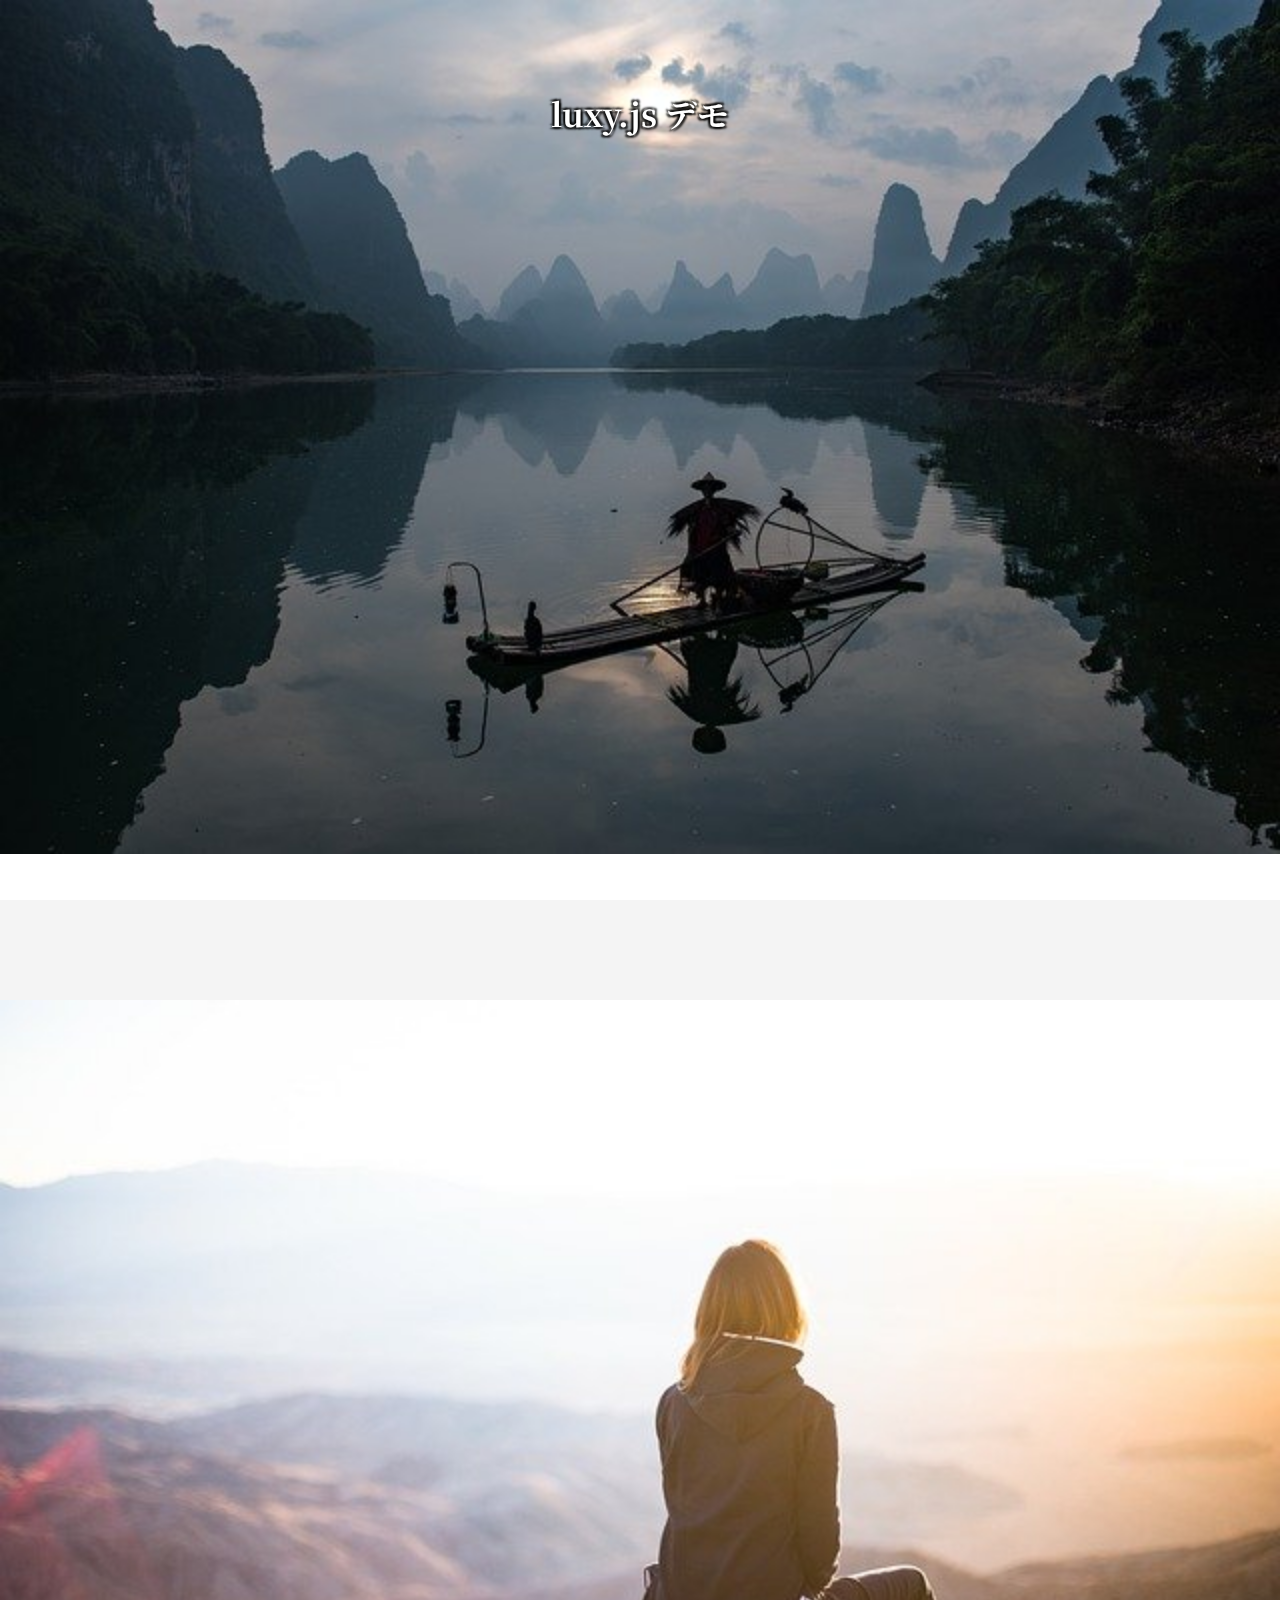
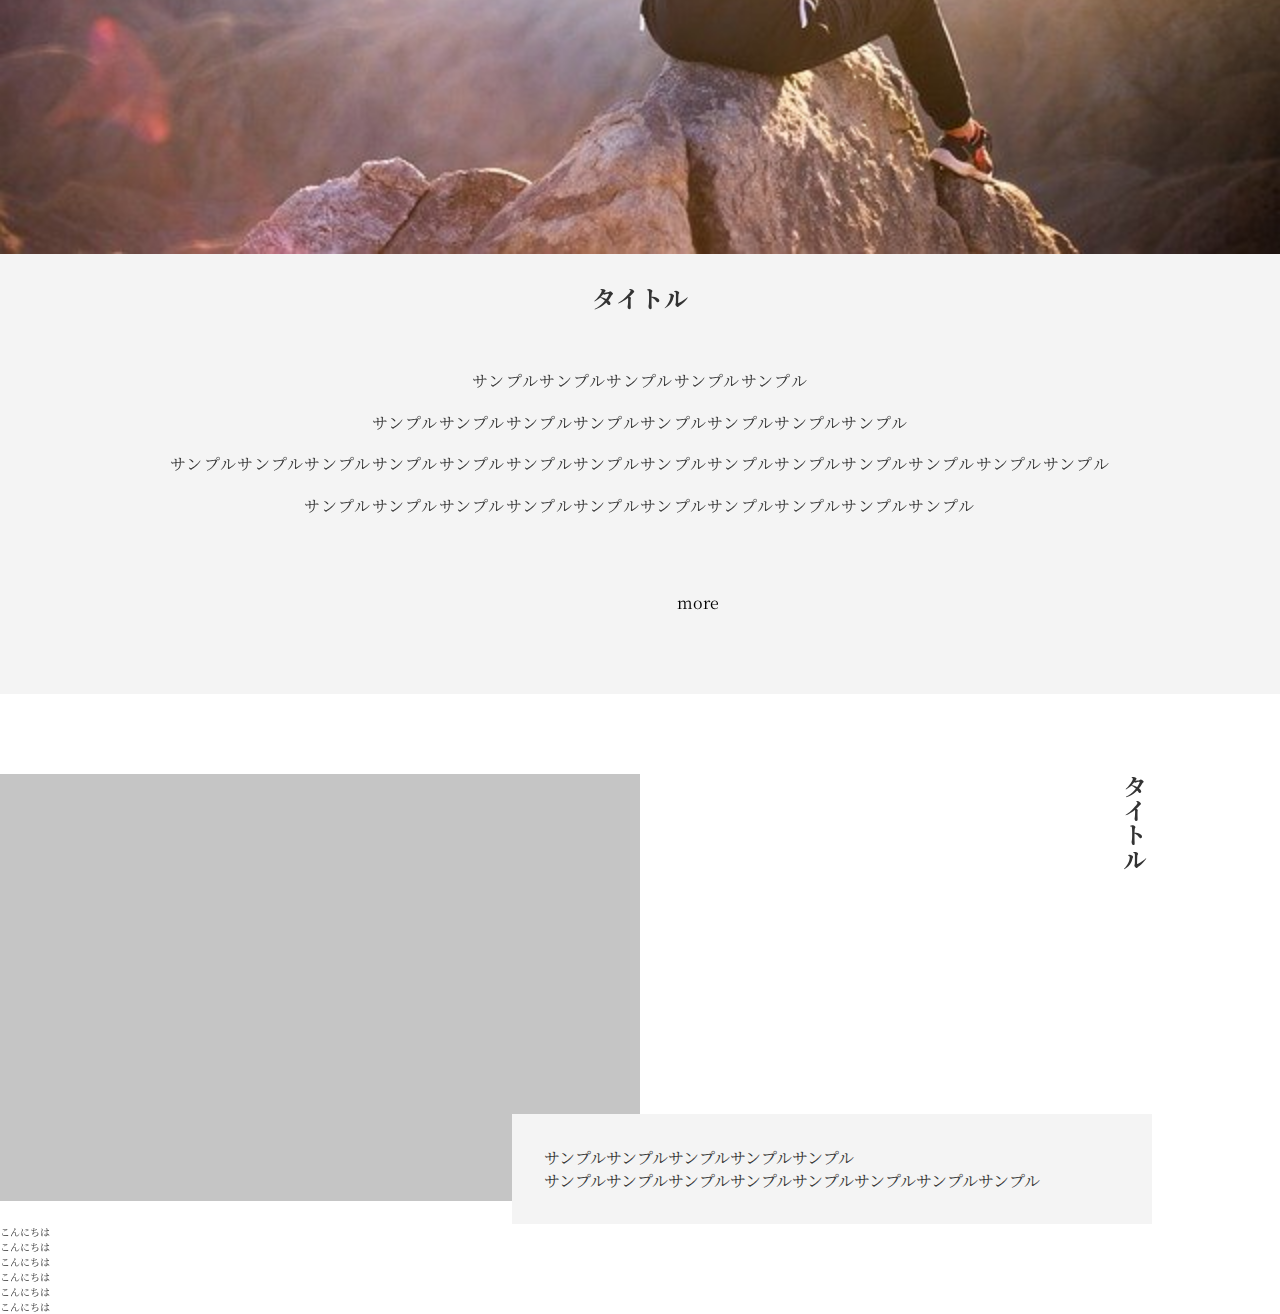
<file: parallax/luxy/index.html>
<!DOCTYPE html>
<html lang="ja">

<head>
	<meta charset="UTF-8">
	<meta name="viewport" content="width=device-width, initial-scale=1.0">
	<meta name="keywords" content="">
	<meta name="description" content="">

	<title>無題</title>
	<link rel="stylesheet" type="text/css" href="./css/reset.css">
	<link rel="stylesheet" type="text/css" href="./css/style.css">
	<script src="https://ajax.googleapis.com/ajax/libs/jquery/3.3.1/jquery.min.js"></script>
	<script src="./js/luxy.js" charset="utf-8"></script>
	<script src="./js/script.js" charset="utf-8"></script>
	<link rel="preconnect" href="https://fonts.googleapis.com">
	<link rel="preconnect" href="https://fonts.gstatic.com" crossorigin>
	<link href="https://fonts.googleapis.com/css2?family=Noto+Serif+JP:wght@300;600&display=swap" rel="stylesheet">
</head>

<body>
	<div id="luxy">
		<div class="fv-area">
			<h1 class="fv-tit">luxy.js デモ</h1>
			<div class="fv-img-wrap fv01 luxy-el">
					<img src="./images/keshiki.jpg" alt="">
			</div>
			<div class="luxy-el para_ico para_ico03" data-speed-y="-40" data-offset="0" data-horizontal="1" data-speed-x="30">
				<img src="images/kikyu3.png" alt="">
			</div>
			<div class="luxy-el para_ico para_ico04" data-speed-y="-80" data-offset="0" data-horizontal="1" data-speed-x="-30">
				<img src="images/kikyu4.png" alt="">
			</div>
			<div class="luxy-el para_ico para_ico05" data-speed-y="60" data-offset="0" data-horizontal="1" data-speed-x="80">
				<img src="images/kikyu2.png" alt="">
			</div>
			<div class="luxy-el para_ico para_ico06" data-speed-y="60" data-offset="0" data-horizontal="1" data-speed-x="-70">
				<img src="images/kikyu1.png" alt="">
			</div>
		</div>
		<div class="next-v">
			<div class="luxy-el" data-speed-y="-20" data-offset="100">
				<img src="./images/yamagirl.jpg" alt="">
			</div>
			<div class="yama_ico luxy-el scroll_trigger" data-speed-y="12" data-offset="-100">
				<img src="./images/yama.svg" alt="">
			</div>
		</div>


		<section class="concept">

			<h2>タイトル</h2>
			<p>サンプルサンプルサンプルサンプルサンプル<br>
				サンプルサンプルサンプルサンプルサンプルサンプルサンプルサンプル<br>
				サンプルサンプルサンプルサンプルサンプルサンプルサンプルサンプルサンプルサンプルサンプルサンプルサンプルサンプル<br>
				サンプルサンプルサンプルサンプルサンプルサンプルサンプルサンプルサンプルサンプル</p>
			<a href="#" class="more_btn scroll_trigger"><span></span>more</a>
		</section>
		<section class="about">
			<h2 class="scroll_trigger fadeIn_totop">タイトル</h2>
			<div class="about_img_wrap curtain scroll_trigger">
				<img src="./images/tento.jpg" alt="">
			</div>
			<div class="about_txt_wrap">
				<p>サンプルサンプルサンプルサンプルサンプル<br>
					サンプルサンプルサンプルサンプルサンプルサンプルサンプルサンプル<br>
				</p>
			</div>
			<a href="#" class="more_btn scroll_trigger"><span></span>more</a>
		</section>
		<div>
			<p>こんにちは</p>
			<p>こんにちは</p>
			<p>こんにちは</p>
			<p>こんにちは</p>
			<p>こんにちは</p>
			<p>こんにちは</p>
		</div>
	</div>

</body>

</html>
</file>
<file: parallax/luxy/css/style.css>
@charset "UTF-8";
html {
  font-size: 10px;
}
body {
  font-family: "Noto Serif JP", serif;
  color: #333;
}

/* fv */
.fv-area {
  width: 100%;
  height: 100vh;
  position: relative;
}
.fv-area .fv-tit {
  position: absolute;
  top: 10%;
  left: 50%;
  transform: translateX(-50%);
  -webkit-transform: translateX(-50%);
  -ms-transform: translateX(-50%);
  z-index: 3;
  color: #fff;
  text-shadow: 2px 2px 2px rgb(0 0 0 / 80%), -2px 2px 2px rgb(0 0 0 / 80%), 2px -2px 2px rgb(0 0 0 / 80%), -2px -2px 2px rgb(0 0 0 / 80%);
  font-size: 32px;
}

.fv-img-wrap {
  width: 100%;
  height: 100vh;
  overflow: hidden;
  left: 0;
  right: 0;
  bottom: 0;
  position: absolute;
}
.fv-img-wrap.fv01 {
  top: 0;
  z-index: 2;
}
.fv-img-wrap img {
  width: 100%;
}

/* fv アイコン */
.para_ico {
  position: absolute;
  width: 48px;
  z-index: 2;
}

.para_ico01 {
  left: -80px;
  bottom: 25vw;
}

.para_ico02 {
  right: -80px;
  top: 25vw;
}

/* fv アイコン */
.para_ico03 {
  left: -48px;
  bottom: -10%;
}

.para_ico04 {
  right: -48px;
  bottom: -50%;
}

.para_ico05 {
  left: -48px;
  top: -10px;
}

.para_ico06 {
  right: -48px;
  top: 20%;
}

/* fv下 ビジュアル */
.next-v {
  width: 100%;
  height: 100vh;
  background: #f4f4f4;
  position: relative;
  z-index: 0;
}
.next-v img {
  width: 100%;
}
.yama_ico {
  position: absolute;
  bottom: 0;
  left: 0;
  width: 200px;
  z-index: -1;
  /* opacity: 0.5; */

}
.yama_ico.active {
  animation: fadeIn 10s ease 0s;
}
.yama_ico img {
  width: 100%;
}
.concept {
  padding: 80px 0;
  background: #f4f4f4;
}

.concept h2 {
  text-align: center;
  font-size: 2.4rem;
  margin-bottom: 45px;
}

.concept p {
  text-align: center;
  font-size: 1.6rem;
  letter-spacing: 0.08em;
  line-height: 2.6;
  margin-bottom: 65px;
}
.more_btn{
  display: flex;
  justify-content: center;
  font-size: 1.6rem;
}
.more_btn span{
  position: relative;
  display: block;
  width: 100px;
  height: 1px;
  margin-right: 1em;
}
.more_btn span::before{
  content: "";
  display: block;
  width: 100px;
  height: 1px;
  background: #333;
  position:absolute;
  bottom: -14px;
  left: 0;
  transform: scale(0, 1);
  transform-origin: left top;
  animation: drawArrow 1s ease-in-out forwards;
}
.more_btn span::after{
  content: "";
  display: block;
  width: 10px;
  height: 1px;
  background: #333;
  position:absolute;
  bottom: -6px;
  right: -1px;
  transform: scale(1, 0) rotate(45deg);
  transform-origin: left bottom;
  animation: drawArrowDig 1s ease-in-out 0.5s forwards;

}

.more_btn.active span::before{
  transform: scale(1, 1);
}
.more_btn.active span::after {
  transform: scale(1, 1) rotate(45deg);
}
.about{
  margin-top: 80px;
  position: relative;
}
.about h2{
  writing-mode: vertical-rl;
  position:absolute;
  top: 0;
  right: 10%;
  font-size: 2.4rem;
}
.about_img_wrap{
  width: 50%;
}

.about_txt_wrap{
  width: 50%;
  font-size: 1.6rem;
  padding: 2em;
  position:absolute;
  bottom: 0;
  right: 10%;
  background: #f4f4f4;
}

/* アニメ */
.fadeIn_totop{
  animation: fadeInToTop 1s ease-in;
}
.curtain{
  overflow: hidden;
  width: 640px;
  position: relative;
}
.curtain::before{
  content: "";
  display: block;
  width: 100%;
  height: 100%;
  background: #c5c5c5;
  position: absolute;
  top: 0;
  left: 0;
  z-index: 0;
  animation: slideToRight 1s ease-in;
}

.curtain img{
  animation: slideToRight 1.5s ease-in, fadeIn 1s ease-in;
  /* transform: translateX(-100%);
  transition-property:all;
  transition-delay:1s;
  transition-duration:1.5s; */
}
.curtain.active img{
  /* transform: translateX(0); */
}


@keyframes fadeIn{
  0% {
    opacity: 0;
  }

  100% {
    opacity: 1;
  }
}


@keyframes drawArrow{
  0% { transform: scale(0, 1); }
  25% { transform: scale(0, 1); }
  40% { transform: scale(1, 1); }
  100% { transform: scale(1, 1); }
}

@keyframes drawArrowDig{
  0% { transform: rotate(45deg) scale(1, 0); }
  25% { transform: rotate(45deg) scale(1, 0); }
  40% { transform: rotate(45deg) scale(1, 1); }
  100% { transform: rotate(45deg) scale(1, 1); }
}


@keyframes fadeInToTop{
  0% {
    opacity: 0;
    transform: translateY(50px);
  }

  100% {
    opacity: 1;
    transform: translateY(0);
  }
}

@keyframes slideToRight{
  0% {
    transform: translateX(-100%);
  }

  100% {
    transform: translateX(0);
  }
}
</file>
